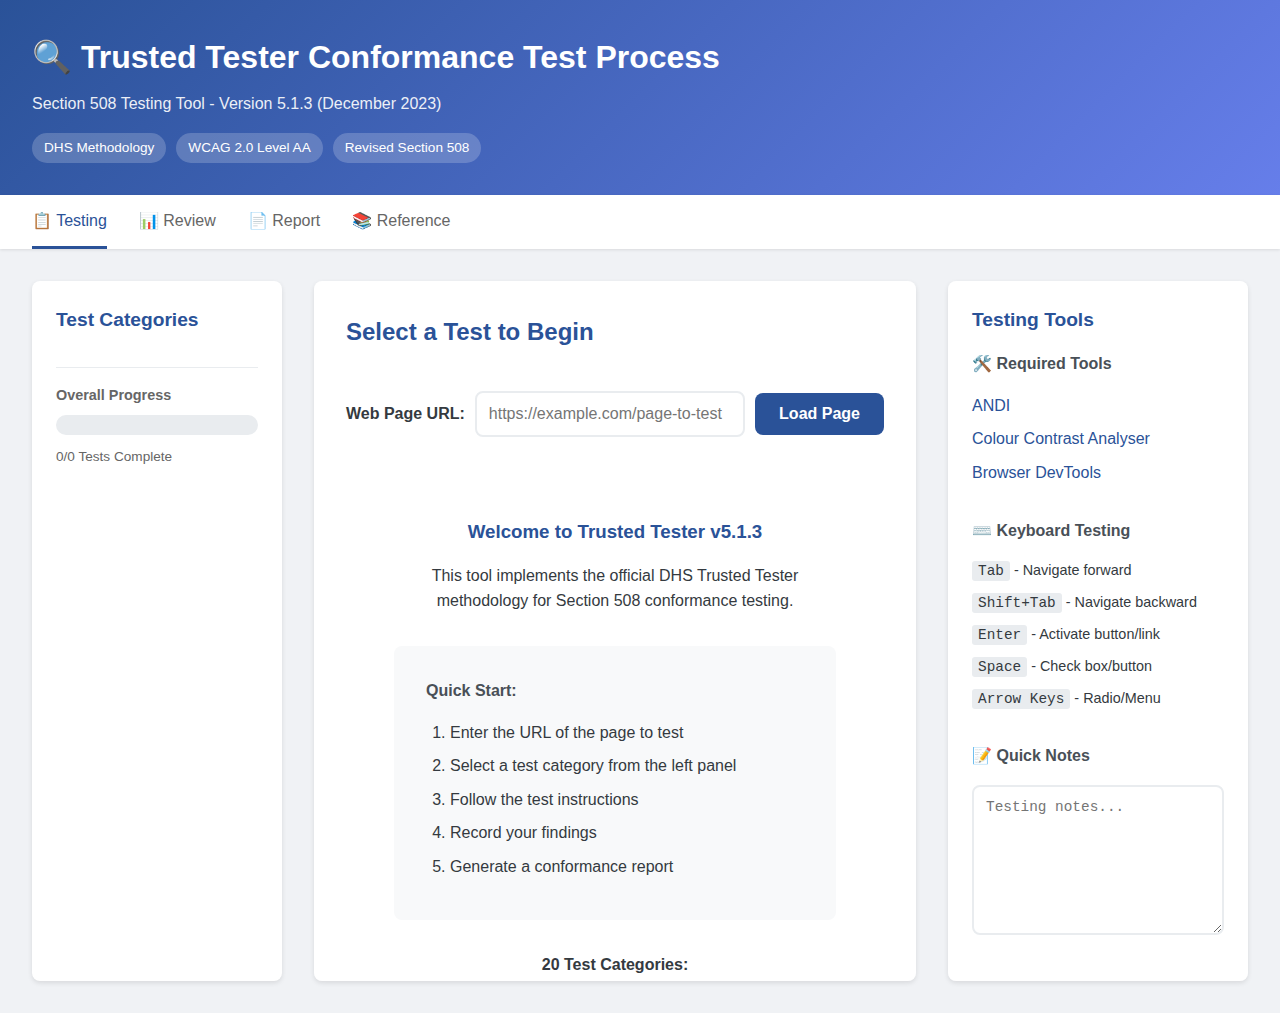
<file: index.html>
<!DOCTYPE html>
<html lang="en">

<head>
    <meta charset="UTF-8">
    <meta name="viewport" content="width=device-width, initial-scale=1.0">
    <title>Trusted Tester v5.1.3 - Section 508 Conformance Testing</title>
    <link rel="stylesheet" href="css/styles.css">
    <link rel="stylesheet" href="css/test-interface.css">
</head>

<body>
    <div class="app-container">
        <!-- Header -->
        <header class="main-header">
            <div class="header-content">
                <h1>🔍 Trusted Tester Conformance Test Process</h1>
                <p>Section 508 Testing Tool - Version 5.1.3 (December 2023)</p>
                <div class="header-meta">
                    <span class="badge">DHS Methodology</span>
                    <span class="badge">WCAG 2.0 Level AA</span>
                    <span class="badge">Revised Section 508</span>
                </div>
            </div>
        </header>

        <!-- Navigation -->
        <nav class="test-navigation">
            <div class="nav-tabs">
                <button class="nav-tab active" data-tab="testing">📋 Testing</button>
                <button class="nav-tab" data-tab="review">📊 Review</button>
                <button class="nav-tab" data-tab="report">📄 Report</button>
                <button class="nav-tab" data-tab="reference">📚 Reference</button>
            </div>
        </nav>

        <!-- Main Content Area -->
        <main class="main-content">
            <!-- Testing Tab -->
            <div class="tab-content active" id="testing-tab">
                <div class="testing-layout">
                    <!-- Test Categories Panel -->
                    <aside class="test-categories">
                        <h2>Test Categories</h2>
                        <div class="category-list" id="categoryList">
                            <!-- Categories will be populated dynamically -->
                        </div>
                        <div class="test-progress">
                            <h3>Overall Progress</h3>
                            <div class="progress-bar">
                                <div class="progress-fill" id="progressFill"></div>
                            </div>
                            <span class="progress-text" id="progressText">0/0 Tests Complete</span>
                        </div>
                    </aside>

                    <!-- Test Execution Panel -->
                    <section class="test-execution">
                        <div class="test-header">
                            <h2 id="currentTestTitle">Select a Test to Begin</h2>
                            <div class="test-meta" id="testMeta"></div>
                        </div>

                        <!-- URL Input -->
                        <div class="url-input-section">
                            <label for="testUrl">Web Page URL:</label>
                            <input type="url" id="testUrl" placeholder="https://example.com/page-to-test">
                            <button onclick="loadPage()" class="btn-primary">Load Page</button>
                        </div>

                        <!-- Test Content -->
                        <div class="test-content" id="testContent">
                            <div class="welcome-message">
                                <h3>Welcome to Trusted Tester v5.1.3</h3>
                                <p>This tool implements the official DHS Trusted Tester methodology for Section 508
                                    conformance testing.</p>

                                <div class="quick-start">
                                    <h4>Quick Start:</h4>
                                    <ol>
                                        <li>Enter the URL of the page to test</li>
                                        <li>Select a test category from the left panel</li>
                                        <li>Follow the test instructions</li>
                                        <li>Record your findings</li>
                                        <li>Generate a conformance report</li>
                                    </ol>
                                </div>

                                <div class="test-overview">
                                    <h4>20 Test Categories:</h4>
                                    <p>The Trusted Tester process includes comprehensive testing across all aspects of
                                        web accessibility.</p>
                                </div>
                            </div>
                        </div>

                        <!-- Test Controls -->
                        <div class="test-controls" id="testControls" style="display: none;">
                            <button onclick="markPass()" class="btn-pass">✅ Pass</button>
                            <button onclick="markFail()" class="btn-fail">❌ Fail</button>
                            <button onclick="markDNA()" class="btn-dna">➖ Does Not Apply</button>
                            <button onclick="markNotTested()" class="btn-not-tested">⏭️ Not Tested</button>
                        </div>

                        <!-- Issue Documentation -->
                        <div class="issue-form" id="issueForm" style="display: none;">
                            <h3>Document Issue</h3>
                            <textarea id="issueDescription" placeholder="Describe the issue found..."></textarea>
                            <input type="text" id="issueLocation"
                                placeholder="Element/Location (e.g., main navigation menu)">
                            <select id="issueSeverity">
                                <option value="">Select Severity</option>
                                <option value="critical">Critical</option>
                                <option value="major">Major</option>
                                <option value="minor">Minor</option>
                            </select>
                            <button onclick="saveIssue()" class="btn-primary">Save Issue</button>
                        </div>
                    </section>

                    <!-- Tools Panel -->
                    <aside class="tools-panel">
                        <h2>Testing Tools</h2>

                        <div class="tool-section">
                            <h3>🛠️ Required Tools</h3>
                            <ul class="tool-list">
                                <li><a href="#" onclick="openANDI()">ANDI</a></li>
                                <li><a href="#" onclick="openCCA()">Colour Contrast Analyser</a></li>
                                <li><a href="#" onclick="openDevTools()">Browser DevTools</a></li>
                            </ul>
                        </div>

                        <div class="tool-section">
                            <h3>⌨️ Keyboard Testing</h3>
                            <div class="keyboard-guide">
                                <p><kbd>Tab</kbd> - Navigate forward</p>
                                <p><kbd>Shift+Tab</kbd> - Navigate backward</p>
                                <p><kbd>Enter</kbd> - Activate button/link</p>
                                <p><kbd>Space</kbd> - Check box/button</p>
                                <p><kbd>Arrow Keys</kbd> - Radio/Menu</p>
                            </div>
                        </div>

                        <div class="tool-section">
                            <h3>📝 Quick Notes</h3>
                            <textarea id="quickNotes" placeholder="Testing notes..."></textarea>
                        </div>
                    </aside>
                </div>
            </div>

            <!-- Review Tab -->
            <div class="tab-content" id="review-tab">
                <div class="review-container">
                    <h2>Test Results Review</h2>
                    <div class="results-summary" id="resultsSummary">
                        <!-- Results will be populated here -->
                    </div>
                </div>
            </div>

            <!-- Report Tab -->
            <div class="tab-content" id="report-tab">
                <div class="report-container">
                    <h2>Conformance Report</h2>
                    <div class="report-actions">
                        <button onclick="generateReport()" class="btn-primary">Generate Report</button>
                        <button onclick="exportReport('pdf')" class="btn-secondary">Export PDF</button>
                        <button onclick="exportReport('excel')" class="btn-secondary">Export Excel</button>
                    </div>
                    <div class="report-content" id="reportContent">
                        <!-- Report will be generated here -->
                    </div>
                </div>
            </div>

            <!-- Reference Tab -->
            <div class="tab-content" id="reference-tab">
                <div class="reference-container">
                    <h2>Testing Reference</h2>
                    <div class="reference-search">
                        <input type="text" id="referenceSearch"
                            placeholder="Search tests, WCAG criteria, or keywords...">
                    </div>
                    <div class="reference-content" id="referenceContent">
                        <!-- Reference content will be populated -->
                    </div>
                </div>
            </div>
        </main>
    </div>

    <script src="js/test-database.js?v=2"></script>
    <script src="js/test-processes.js?v=2"></script>
    <script src="js/evaluation-engine.js?v=2"></script>
    <script src="js/report-generator.js?v=2"></script>
    <script src="js/main.js?v=2"></script>
</body>

</html>
</file>
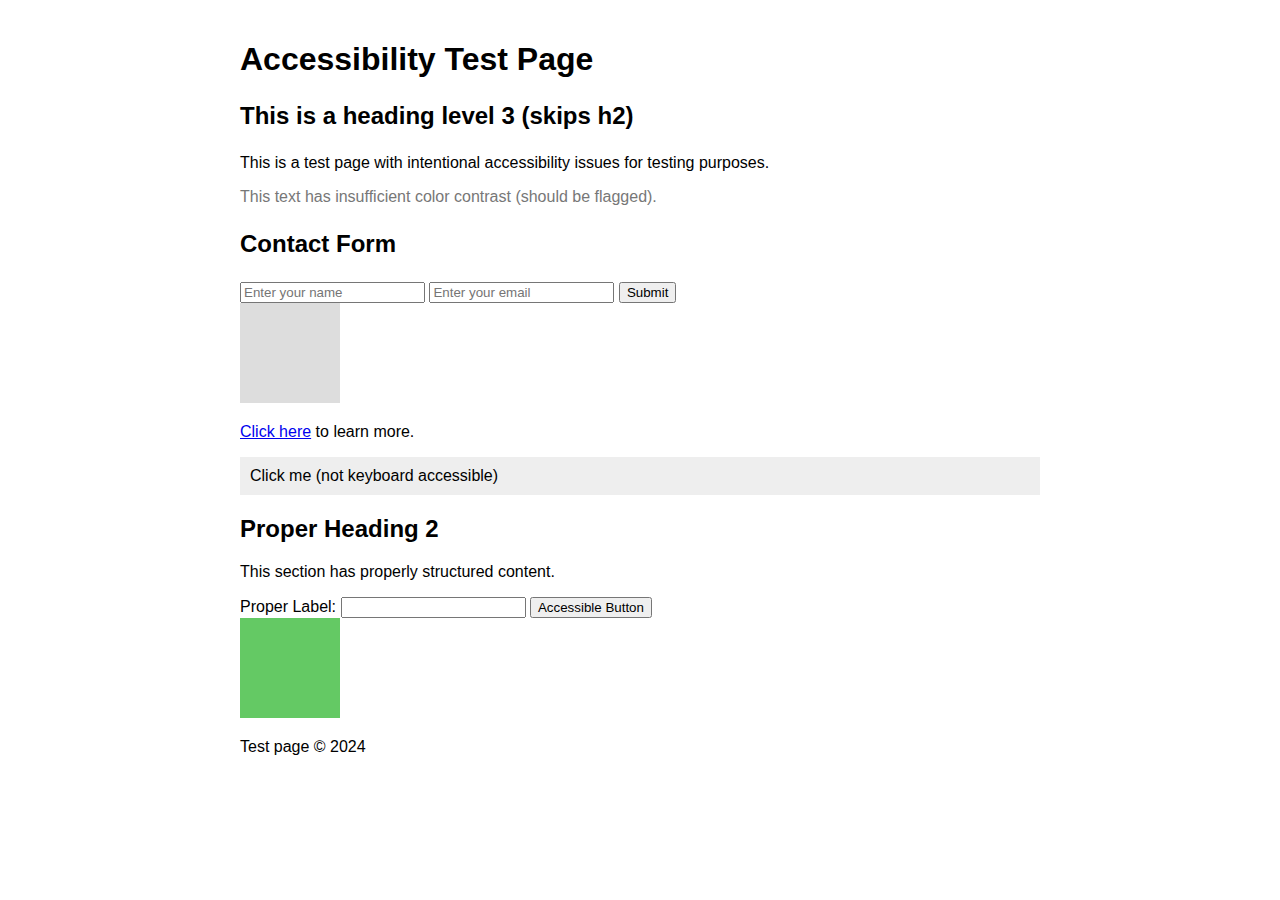
<file: test-page.html>
<!DOCTYPE html>
<html lang="en">
<head>
    <meta charset="UTF-8">
    <meta name="viewport" content="width=device-width, initial-scale=1.0">
    <title>Test Page for Accessibility Scanning</title>
    <style>
        body {
            font-family: Arial, sans-serif;
            padding: 20px;
            max-width: 800px;
            margin: 0 auto;
        }
        .low-contrast {
            color: #777;
            background: #fff;
        }
        h1 { font-size: 2em; }
        h3 { font-size: 1.5em; } /* Skips h2 - heading violation */
    </style>
</head>
<body>
    <h1>Accessibility Test Page</h1>

    <!-- Missing h2 - heading hierarchy issue -->
    <h3>This is a heading level 3 (skips h2)</h3>

    <p>This is a test page with intentional accessibility issues for testing purposes.</p>

    <!-- Low contrast text -->
    <p class="low-contrast">This text has insufficient color contrast (should be flagged).</p>

    <!-- Form without labels -->
    <form>
        <h3>Contact Form</h3>
        <!-- Missing label for input -->
        <input type="text" placeholder="Enter your name">
        <input type="email" placeholder="Enter your email">
        <button type="submit">Submit</button>
    </form>

    <!-- Image without alt text -->
    <img src="data:image/svg+xml,%3Csvg xmlns='http://www.w3.org/2000/svg' width='100' height='100'%3E%3Crect fill='%23ddd' width='100' height='100'/%3E%3C/svg%3E" width="100" height="100">

    <!-- Link with unclear purpose -->
    <p><a href="#" onclick="return false;">Click here</a> to learn more.</p>

    <!-- Button with click handler but no keyboard handler -->
    <div onclick="alert('clicked')" style="cursor: pointer; padding: 10px; background: #eee;">
        Click me (not keyboard accessible)
    </div>

    <!-- Valid elements for comparison -->
    <h2>Proper Heading 2</h2>
    <p>This section has properly structured content.</p>

    <form>
        <label for="proper-input">Proper Label:</label>
        <input type="text" id="proper-input">

        <button type="button">Accessible Button</button>
    </form>

    <img src="data:image/svg+xml,%3Csvg xmlns='http://www.w3.org/2000/svg' width='100' height='100'%3E%3Crect fill='%2364C964' width='100' height='100'/%3E%3C/svg%3E" alt="Green square" width="100" height="100">

    <footer>
        <p>Test page © 2024</p>
    </footer>
</body>
</html>
</file>
<file: css/styles.css>
/* Root Variables */
:root {
    --primary-color: #2a5298;
    --secondary-color: #667eea;
    --success-color: #28a745;
    --danger-color: #dc3545;
    --warning-color: #ffc107;
    --info-color: #17a2b8;
    --dark: #343a40;
    --light: #f8f9fa;
    --border-radius: 8px;
    --transition: all 0.3s ease;
}

/* Reset */
* {
    margin: 0;
    padding: 0;
    box-sizing: border-box;
}

/* Base */
body {
    font-family: -apple-system, BlinkMacSystemFont, 'Segoe UI', Roboto, 'Helvetica Neue', Arial, sans-serif;
    background: #f0f2f5;
    color: var(--dark);
    line-height: 1.6;
}

/* App Container */
.app-container {
    min-height: 100vh;
    display: flex;
    flex-direction: column;
}

/* Header */
.main-header {
    background: linear-gradient(135deg, var(--primary-color), var(--secondary-color));
    color: white;
    padding: 2rem;
    box-shadow: 0 2px 10px rgba(0, 0, 0, 0.1);
}

.header-content h1 {
    font-size: 2rem;
    margin-bottom: 0.5rem;
}

.header-content p {
    opacity: 0.9;
    margin-bottom: 1rem;
}

.header-meta {
    display: flex;
    gap: 10px;
}

.badge {
    background: rgba(255, 255, 255, 0.2);
    padding: 4px 12px;
    border-radius: 20px;
    font-size: 0.85rem;
}

/* Navigation */
.test-navigation {
    background: white;
    box-shadow: 0 1px 3px rgba(0, 0, 0, 0.1);
    padding: 0 2rem;
}

.nav-tabs {
    display: flex;
    gap: 2rem;
}

.nav-tab {
    background: none;
    border: none;
    padding: 1rem 0;
    color: #666;
    font-size: 1rem;
    cursor: pointer;
    border-bottom: 3px solid transparent;
    transition: var(--transition);
}

.nav-tab:hover {
    color: var(--primary-color);
}

.nav-tab.active {
    color: var(--primary-color);
    border-bottom-color: var(--primary-color);
}

/* Main Content */
.main-content {
    flex: 1;
    padding: 2rem;
}

/* Tab Content */
.tab-content {
    display: none;
}

.tab-content.active {
    display: block;
    animation: fadeIn 0.3s;
}

@keyframes fadeIn {
    from {
        opacity: 0;
    }

    to {
        opacity: 1;
    }
}

/* Testing Layout */
.testing-layout {
    display: grid;
    grid-template-columns: 250px 1fr 300px;
    gap: 2rem;
    height: calc(100vh - 200px);
}

/* Test Categories Panel */
.test-categories {
    background: white;
    border-radius: var(--border-radius);
    padding: 1.5rem;
    overflow-y: auto;
    box-shadow: 0 2px 5px rgba(0, 0, 0, 0.1);
}

.test-categories h2 {
    font-size: 1.2rem;
    margin-bottom: 1rem;
    color: var(--primary-color);
}

.category-item {
    margin-bottom: 0.5rem;
}

.category-header {
    display: flex;
    align-items: center;
    padding: 0.75rem;
    background: var(--light);
    border-radius: var(--border-radius);
    cursor: pointer;
    transition: var(--transition);
}

.category-header:hover {
    background: #e9ecef;
    transform: translateX(5px);
}

.category-number {
    background: var(--primary-color);
    color: white;
    width: 24px;
    height: 24px;
    border-radius: 50%;
    display: flex;
    align-items: center;
    justify-content: center;
    font-size: 0.85rem;
    margin-right: 10px;
}

.category-name {
    flex: 1;
    font-size: 0.9rem;
}

.category-progress {
    font-size: 0.85rem;
    color: #666;
}

/* Category Tests */
.category-tests {
    margin-left: 34px;
    margin-top: 0.5rem;
}

.test-item {
    display: flex;
    align-items: center;
    padding: 0.5rem;
    margin-bottom: 0.25rem;
    background: white;
    border: 1px solid #e9ecef;
    border-radius: var(--border-radius);
    cursor: pointer;
    transition: var(--transition);
    font-size: 0.85rem;
}

.test-item:hover {
    background: var(--light);
}

.test-item.test-pass {
    border-left: 3px solid var(--success-color);
}

.test-item.test-fail {
    border-left: 3px solid var(--danger-color);
}

.test-item.test-dna {
    border-left: 3px solid var(--warning-color);
}

.test-id {
    font-weight: 600;
    margin-right: 10px;
    color: var(--primary-color);
}

.test-name {
    flex: 1;
}

.test-status {
    margin-left: auto;
}

/* Test Progress */
.test-progress {
    margin-top: 2rem;
    padding-top: 1rem;
    border-top: 1px solid #e9ecef;
}

.test-progress h3 {
    font-size: 0.9rem;
    margin-bottom: 0.5rem;
    color: #666;
}

.progress-bar {
    height: 20px;
    background: #e9ecef;
    border-radius: 10px;
    overflow: hidden;
    margin-bottom: 0.5rem;
}

.progress-fill {
    height: 100%;
    background: linear-gradient(90deg, var(--success-color), #20c997);
    transition: width 0.5s ease;
    width: 0;
}

.progress-text {
    font-size: 0.85rem;
    color: #666;
}

/* Test Execution Panel */
.test-execution {
    background: white;
    border-radius: var(--border-radius);
    padding: 2rem;
    overflow-y: auto;
    box-shadow: 0 2px 5px rgba(0, 0, 0, 0.1);
}

.test-header {
    margin-bottom: 2rem;
}

.test-header h2 {
    color: var(--primary-color);
    margin-bottom: 0.5rem;
}

.test-meta {
    display: flex;
    gap: 10px;
}

/* URL Input Section */
.url-input-section {
    display: flex;
    gap: 10px;
    margin-bottom: 2rem;
    align-items: center;
}

.url-input-section label {
    font-weight: 600;
    white-space: nowrap;
}

.url-input-section input {
    flex: 1;
    padding: 0.75rem;
    border: 2px solid #e9ecef;
    border-radius: var(--border-radius);
    font-size: 1rem;
}

.url-input-section input:focus {
    outline: none;
    border-color: var(--primary-color);
}

/* Buttons */
.btn-primary,
.btn-secondary {
    padding: 0.75rem 1.5rem;
    border: none;
    border-radius: var(--border-radius);
    font-size: 1rem;
    font-weight: 600;
    cursor: pointer;
    transition: var(--transition);
}

.btn-primary {
    background: var(--primary-color);
    color: white;
}

.btn-primary:hover {
    background: #1e3c72;
    transform: translateY(-2px);
    box-shadow: 0 5px 15px rgba(42, 82, 152, 0.3);
}

.btn-secondary {
    background: #6c757d;
    color: white;
}

.btn-secondary:hover {
    background: #5a6268;
}

/* Test Controls */
.test-controls {
    display: flex;
    gap: 1rem;
    margin-top: 2rem;
}

.test-controls button {
    flex: 1;
    padding: 1rem;
    border: none;
    border-radius: var(--border-radius);
    font-size: 1rem;
    font-weight: 600;
    cursor: pointer;
    transition: var(--transition);
}

.btn-pass {
    background: var(--success-color);
    color: white;
}

.btn-fail {
    background: var(--danger-color);
    color: white;
}

.btn-dna {
    background: var(--warning-color);
    color: #212529;
}

.btn-not-tested {
    background: #6c757d;
    color: white;
}

.test-controls button:hover {
    transform: translateY(-2px);
    box-shadow: 0 5px 15px rgba(0, 0, 0, 0.2);
}

/* Issue Form */
.issue-form {
    background: var(--light);
    padding: 1.5rem;
    border-radius: var(--border-radius);
    margin-top: 2rem;
}

.issue-form h3 {
    margin-bottom: 1rem;
    color: var(--danger-color);
}

.issue-form textarea,
.issue-form input,
.issue-form select {
    width: 100%;
    padding: 0.75rem;
    border: 2px solid #e9ecef;
    border-radius: var(--border-radius);
    margin-bottom: 1rem;
    font-size: 1rem;
}

.issue-form textarea {
    min-height: 100px;
    resize: vertical;
}

/* Tools Panel */
.tools-panel {
    background: white;
    border-radius: var(--border-radius);
    padding: 1.5rem;
    overflow-y: auto;
    box-shadow: 0 2px 5px rgba(0, 0, 0, 0.1);
}

.tools-panel h2 {
    font-size: 1.2rem;
    margin-bottom: 1rem;
    color: var(--primary-color);
}

.tool-section {
    margin-bottom: 2rem;
}

.tool-section h3 {
    font-size: 1rem;
    margin-bottom: 1rem;
    color: #495057;
}

.tool-list {
    list-style: none;
}

.tool-list li {
    margin-bottom: 0.5rem;
}

.tool-list a {
    color: var(--primary-color);
    text-decoration: none;
}

.tool-list a:hover {
    text-decoration: underline;
}

/* Keyboard Guide */
.keyboard-guide p {
    margin-bottom: 0.5rem;
    font-size: 0.9rem;
}

.keyboard-guide kbd {
    background: #e9ecef;
    padding: 2px 6px;
    border-radius: 3px;
    font-family: monospace;
}

/* Quick Notes */
#quickNotes {
    width: 100%;
    padding: 0.75rem;
    border: 2px solid #e9ecef;
    border-radius: var(--border-radius);
    min-height: 150px;
    resize: vertical;
    font-size: 0.9rem;
}

/* Test Content */
.welcome-message {
    text-align: center;
    padding: 3rem;
}

.welcome-message h3 {
    color: var(--primary-color);
    margin-bottom: 1rem;
}

.quick-start {
    background: var(--light);
    padding: 2rem;
    border-radius: var(--border-radius);
    margin: 2rem 0;
    text-align: left;
}

.quick-start h4 {
    margin-bottom: 1rem;
    color: #495057;
}

.quick-start ol {
    margin-left: 1.5rem;
}

.quick-start li {
    margin-bottom: 0.5rem;
}

/* Test Details */
.test-details {
    animation: slideIn 0.3s;
}

@keyframes slideIn {
    from {
        opacity: 0;
        transform: translateY(20px);
    }

    to {
        opacity: 1;
        transform: translateY(0);
    }
}

.test-section {
    margin-bottom: 2rem;
}

.test-section h3 {
    color: #495057;
    margin-bottom: 1rem;
    font-size: 1.1rem;
}

.test-section h4 {
    color: #6c757d;
    margin: 1rem 0 0.5rem;
    font-size: 0.95rem;
}

.test-section ol,
.test-section ul {
    margin-left: 1.5rem;
}

.test-section li {
    margin-bottom: 0.5rem;
}

/* Condition Boxes */
.condition-box {
    padding: 1rem;
    border-radius: var(--border-radius);
    border-left: 4px solid;
}

.condition-box.pass {
    background: #d4edda;
    border-color: var(--success-color);
    color: #155724;
}

.condition-box.fail {
    background: #f8d7da;
    border-color: var(--danger-color);
    color: #721c24;
}

.condition-box.dna {
    background: #fff3cd;
    border-color: var(--warning-color);
    color: #856404;
}

/* Warning Box */
.warning-box {
    background: #fff3cd;
    border: 2px solid #ffc107;
    border-radius: var(--border-radius);
    padding: 1rem;
    color: #856404;
}

/* Keyboard Table */
.keyboard-table {
    width: 100%;
    border-collapse: collapse;
    margin-top: 0.5rem;
}

.keyboard-table td {
    padding: 0.5rem;
    border-bottom: 1px solid #e9ecef;
}

.keyboard-table td:first-child {
    width: 120px;
}

/* Notification */
.notification {
    position: fixed;
    bottom: 2rem;
    right: 2rem;
    background: var(--primary-color);
    color: white;
    padding: 1rem 1.5rem;
    border-radius: var(--border-radius);
    box-shadow: 0 5px 15px rgba(0, 0, 0, 0.3);
    transform: translateY(100px);
    opacity: 0;
    transition: var(--transition);
    z-index: 1000;
}

.notification.show {
    transform: translateY(0);
    opacity: 1;
}

/* Review Tab */
.review-container {
    max-width: 1200px;
    margin: 0 auto;
}

.summary-grid {
    display: grid;
    grid-template-columns: repeat(auto-fit, minmax(200px, 1fr));
    gap: 1.5rem;
    margin-bottom: 2rem;
}

.summary-card {
    background: white;
    padding: 2rem;
    border-radius: var(--border-radius);
    text-align: center;
    box-shadow: 0 2px 5px rgba(0, 0, 0, 0.1);
}

.summary-card h3 {
    font-size: 1rem;
    margin-bottom: 1rem;
    color: #6c757d;
}

.summary-number {
    font-size: 3rem;
    font-weight: bold;
}

.summary-card.pass .summary-number {
    color: var(--success-color);
}

.summary-card.fail .summary-number {
    color: var(--danger-color);
}

.summary-card.dna .summary-number {
    color: var(--warning-color);
}

.summary-card.not-tested .summary-number {
    color: #6c757d;
}

/* Results Table */
.results-detail {
    background: white;
    padding: 2rem;
    border-radius: var(--border-radius);
    box-shadow: 0 2px 5px rgba(0, 0, 0, 0.1);
}

.results-table {
    width: 100%;
    border-collapse: collapse;
    margin-top: 1rem;
}

.results-table th {
    background: var(--light);
    padding: 0.75rem;
    text-align: left;
    font-weight: 600;
    color: #495057;
    border-bottom: 2px solid #dee2e6;
}

.results-table td {
    padding: 0.75rem;
    border-bottom: 1px solid #e9ecef;
}

.results-table tr:hover {
    background: #f8f9fa;
}

.result-pass {
    border-left: 3px solid var(--success-color);
}

.result-fail {
    border-left: 3px solid var(--danger-color);
}

.result-dna {
    border-left: 3px solid var(--warning-color);
}

.result-not-tested {
    border-left: 3px solid #6c757d;
}

/* Report Tab */
.report-container {
    max-width: 900px;
    margin: 0 auto;
}

.report-actions {
    display: flex;
    gap: 1rem;
    margin-bottom: 2rem;
}

.report-content {
    background: white;
    padding: 2rem;
    border-radius: var(--border-radius);
    box-shadow: 0 2px 5px rgba(0, 0, 0, 0.1);
}

/* Reference Tab */
.reference-container {
    max-width: 1200px;
    margin: 0 auto;
}

.reference-search {
    margin-bottom: 2rem;
}

.reference-search input {
    width: 100%;
    padding: 1rem;
    font-size: 1.1rem;
    border: 2px solid #e9ecef;
    border-radius: var(--border-radius);
}

.reference-grid {
    display: grid;
    grid-template-columns: repeat(auto-fill, minmax(350px, 1fr));
    gap: 1.5rem;
}

.reference-card {
    background: white;
    padding: 1.5rem;
    border-radius: var(--border-radius);
    box-shadow: 0 2px 5px rgba(0, 0, 0, 0.1);
}

.reference-card h4 {
    color: var(--primary-color);
    margin-bottom: 1rem;
}

.reference-card p {
    margin-bottom: 0.5rem;
    font-size: 0.9rem;
}

.reference-card details {
    margin-top: 1rem;
}

.reference-card summary {
    cursor: pointer;
    color: var(--primary-color);
    font-weight: 600;
}

/* Responsive Design */
@media (max-width: 1200px) {
    .testing-layout {
        grid-template-columns: 1fr;
    }

    .test-categories,
    .tools-panel {
        display: none;
    }
}

@media (max-width: 768px) {
    .main-header {
        padding: 1rem;
    }

    .header-content h1 {
        font-size: 1.5rem;
    }

    .nav-tabs {
        overflow-x: auto;
        gap: 1rem;
    }

    .url-input-section {
        flex-direction: column;
        align-items: stretch;
    }

    .test-controls {
        flex-wrap: wrap;
    }

    .summary-grid {
        grid-template-columns: 1fr;
    }
}

/* Print Styles */
@media print {
    body {
        background: white;
    }

    .main-header,
    .test-navigation,
    .test-categories,
    .tools-panel,
    .test-controls,
    .url-input-section {
        display: none;
    }

    .test-execution {
        box-shadow: none;
        padding: 0;
    }
}
</file>
<file: css/test-interface.css>
/**
 * Test Interface Specific Styles
 * Additional styling for the testing interface components
 */

/* Test Execution Area Enhancements */
.test-content {
    animation: fadeIn 0.3s ease-in;
}

@keyframes fadeIn {
    from {
        opacity: 0;
        transform: translateY(10px);
    }
    to {
        opacity: 1;
        transform: translateY(0);
    }
}

/* Test Instructions Styling */
.test-instructions {
    background: #f8f9fa;
    border-left: 4px solid #4a90e2;
    padding: 15px;
    margin: 15px 0;
    border-radius: 4px;
}

.test-instructions h4 {
    color: #4a90e2;
    margin-top: 0;
    font-size: 0.95em;
    text-transform: uppercase;
    letter-spacing: 0.5px;
}

.test-instructions ol {
    margin: 10px 0;
    padding-left: 20px;
}

.test-instructions ol li {
    margin: 8px 0;
    line-height: 1.6;
}

.test-instructions code {
    background: #e9ecef;
    padding: 2px 6px;
    border-radius: 3px;
    font-family: 'Courier New', monospace;
    font-size: 0.9em;
    color: #d63384;
}

/* Pass/Fail Conditions */
.test-conditions {
    display: grid;
    grid-template-columns: 1fr 1fr;
    gap: 15px;
    margin: 15px 0;
}

.condition-box {
    padding: 12px;
    border-radius: 4px;
    border: 2px solid;
}

.condition-box.pass-condition {
    background: #d4edda;
    border-color: #28a745;
}

.condition-box.fail-condition {
    background: #f8d7da;
    border-color: #dc3545;
}

.condition-box h5 {
    margin-top: 0;
    font-size: 0.9em;
    text-transform: uppercase;
}

.condition-box.pass-condition h5 {
    color: #155724;
}

.condition-box.fail-condition h5 {
    color: #721c24;
}

/* WCAG Criteria Display */
.wcag-criteria {
    background: #fff3cd;
    border-left: 4px solid #ffc107;
    padding: 10px 15px;
    margin: 15px 0;
    border-radius: 4px;
}

.wcag-criteria strong {
    color: #856404;
}

.wcag-criteria a {
    color: #856404;
    text-decoration: underline;
}

.wcag-criteria a:hover {
    color: #533f03;
}

/* Test Tools Panel Enhancements */
.tools-section {
    margin-bottom: 20px;
}

.tools-section h3 {
    font-size: 0.95em;
    color: #6c757d;
    text-transform: uppercase;
    letter-spacing: 0.5px;
    margin-bottom: 10px;
    padding-bottom: 5px;
    border-bottom: 1px solid #dee2e6;
}

.tool-item {
    display: flex;
    align-items: center;
    padding: 8px;
    margin: 5px 0;
    background: #f8f9fa;
    border-radius: 4px;
    transition: background 0.2s;
}

.tool-item:hover {
    background: #e9ecef;
}

.tool-icon {
    width: 24px;
    height: 24px;
    margin-right: 10px;
    opacity: 0.7;
}

/* Keyboard Commands Display */
.keyboard-commands {
    background: #e7f3ff;
    border: 1px solid #4a90e2;
    border-radius: 4px;
    padding: 10px;
    margin: 10px 0;
}

.keyboard-commands h4 {
    margin-top: 0;
    font-size: 0.9em;
    color: #2c5aa0;
}

.keyboard-command {
    display: flex;
    align-items: center;
    margin: 5px 0;
}

.keyboard-command kbd {
    background: #ffffff;
    border: 1px solid #b0c4de;
    border-radius: 3px;
    padding: 3px 8px;
    margin-right: 10px;
    font-family: 'Courier New', monospace;
    font-size: 0.85em;
    box-shadow: 0 1px 2px rgba(0,0,0,0.1);
    min-width: 60px;
    text-align: center;
}

.keyboard-command span {
    color: #495057;
    font-size: 0.9em;
}

/* Issue Form Enhancements */
#issue-form {
    background: #fff5f5;
    border: 2px solid #dc3545;
    border-radius: 8px;
    padding: 20px;
    margin: 20px 0;
    animation: slideDown 0.3s ease;
}

@keyframes slideDown {
    from {
        opacity: 0;
        max-height: 0;
        padding: 0 20px;
    }
    to {
        opacity: 1;
        max-height: 1000px;
        padding: 20px;
    }
}

#issue-form h3 {
    color: #dc3545;
    margin-top: 0;
    display: flex;
    align-items: center;
}

#issue-form h3::before {
    content: '�';
    margin-right: 10px;
    font-size: 1.2em;
}

.form-group {
    margin-bottom: 15px;
}

.form-group label {
    display: block;
    margin-bottom: 5px;
    font-weight: 600;
    color: #495057;
}

.form-group label.required::after {
    content: ' *';
    color: #dc3545;
}

.form-group input,
.form-group textarea,
.form-group select {
    width: 100%;
    padding: 8px 12px;
    border: 1px solid #ced4da;
    border-radius: 4px;
    font-size: 0.95em;
    font-family: inherit;
}

.form-group textarea {
    min-height: 80px;
    resize: vertical;
}

.form-group select {
    cursor: pointer;
    background: white;
}

.form-group input:focus,
.form-group textarea:focus,
.form-group select:focus {
    outline: none;
    border-color: #4a90e2;
    box-shadow: 0 0 0 3px rgba(74, 144, 226, 0.1);
}

/* Severity Badges */
.severity-badge {
    display: inline-block;
    padding: 4px 10px;
    border-radius: 12px;
    font-size: 0.85em;
    font-weight: 600;
    text-transform: uppercase;
}

.severity-badge.critical {
    background: #dc3545;
    color: white;
}

.severity-badge.high {
    background: #fd7e14;
    color: white;
}

.severity-badge.medium {
    background: #ffc107;
    color: #212529;
}

.severity-badge.low {
    background: #17a2b8;
    color: white;
}

/* Progress Indicator Enhancements */
.progress-container {
    margin: 20px 0;
    padding: 15px;
    background: #f8f9fa;
    border-radius: 8px;
}

.progress-stats {
    display: grid;
    grid-template-columns: repeat(auto-fit, minmax(100px, 1fr));
    gap: 10px;
    margin-top: 10px;
}

.progress-stat {
    text-align: center;
    padding: 10px;
    background: white;
    border-radius: 4px;
    border: 1px solid #dee2e6;
}

.progress-stat .number {
    font-size: 1.5em;
    font-weight: bold;
    display: block;
}

.progress-stat .label {
    font-size: 0.85em;
    color: #6c757d;
    text-transform: uppercase;
}

.progress-stat.pass .number {
    color: #28a745;
}

.progress-stat.fail .number {
    color: #dc3545;
}

.progress-stat.dna .number {
    color: #6c757d;
}

/* Test Notes Textarea Enhancement */
#test-notes {
    width: 100%;
    min-height: 80px;
    padding: 10px;
    border: 1px solid #ced4da;
    border-radius: 4px;
    font-family: inherit;
    font-size: 0.95em;
    resize: vertical;
    transition: border-color 0.2s;
}

#test-notes:focus {
    outline: none;
    border-color: #4a90e2;
    box-shadow: 0 0 0 3px rgba(74, 144, 226, 0.1);
}

#test-notes::placeholder {
    color: #adb5bd;
    font-style: italic;
}

/* Category Selection Enhancements */
.category-item {
    transition: all 0.2s;
    position: relative;
}

.category-item::before {
    content: '';
    position: absolute;
    left: 0;
    top: 0;
    bottom: 0;
    width: 4px;
    background: transparent;
    transition: background 0.2s;
}

.category-item:hover::before {
    background: #4a90e2;
}

.category-item.active::before {
    background: #28a745;
}

.category-item.has-failures::before {
    background: #dc3545;
}

/* Test Item Styling */
.test-item {
    transition: all 0.2s;
    border-left: 3px solid transparent;
}

.test-item.active {
    border-left-color: #4a90e2;
    background: #e7f3ff;
}

.test-item.passed {
    border-left-color: #28a745;
}

.test-item.failed {
    border-left-color: #dc3545;
}

.test-item.dna {
    border-left-color: #6c757d;
}

.test-item:hover {
    background: #f8f9fa;
    transform: translateX(2px);
}

/* Loading States */
.loading {
    display: inline-block;
    position: relative;
}

.loading::after {
    content: '';
    position: absolute;
    width: 16px;
    height: 16px;
    margin-left: 8px;
    border: 2px solid #f3f3f3;
    border-top: 2px solid #4a90e2;
    border-radius: 50%;
    animation: spin 1s linear infinite;
}

@keyframes spin {
    0% { transform: rotate(0deg); }
    100% { transform: rotate(360deg); }
}

/* Notification Animations */
@keyframes slideIn {
    from {
        transform: translateX(400px);
        opacity: 0;
    }
    to {
        transform: translateX(0);
        opacity: 1;
    }
}

@keyframes slideOut {
    from {
        transform: translateX(0);
        opacity: 1;
    }
    to {
        transform: translateX(400px);
        opacity: 0;
    }
}

/* Responsive Enhancements for Test Interface */
@media (max-width: 768px) {
    .test-conditions {
        grid-template-columns: 1fr;
    }

    .progress-stats {
        grid-template-columns: repeat(2, 1fr);
    }

    .keyboard-command {
        flex-direction: column;
        align-items: flex-start;
    }

    .keyboard-command kbd {
        margin-bottom: 5px;
    }
}

/* Print Styles for Testing Interface */
@media print {
    .test-controls,
    .tools-panel,
    #issue-form {
        display: none;
    }

    .test-content {
        page-break-inside: avoid;
    }

    .test-instructions {
        background: white !important;
        border: 1px solid #000;
    }
}

/* Accessibility Enhancements */
.visually-hidden {
    position: absolute;
    width: 1px;
    height: 1px;
    padding: 0;
    margin: -1px;
    overflow: hidden;
    clip: rect(0, 0, 0, 0);
    white-space: nowrap;
    border: 0;
}

/* Focus Visible Styles */
button:focus-visible,
a:focus-visible,
input:focus-visible,
textarea:focus-visible,
select:focus-visible {
    outline: 3px solid #4a90e2;
    outline-offset: 2px;
}

/* High Contrast Mode Support */
@media (prefers-contrast: high) {
    .test-instructions,
    .wcag-criteria,
    .keyboard-commands {
        border-width: 2px;
    }

    .condition-box {
        border-width: 3px;
    }
}

/* Reduced Motion Support */
@media (prefers-reduced-motion: reduce) {
    * {
        animation-duration: 0.01ms !important;
        animation-iteration-count: 1 !important;
        transition-duration: 0.01ms !important;
    }
}

/* Dark Mode Support (if needed) */
@media (prefers-color-scheme: dark) {
    .test-instructions {
        background: #2d3748;
        border-left-color: #63b3ed;
        color: #e2e8f0;
    }

    .wcag-criteria {
        background: #744210;
        border-left-color: #d69e2e;
        color: #feebc8;
    }

    .keyboard-commands {
        background: #2c5282;
        border-color: #63b3ed;
        color: #e2e8f0;
    }

    .form-group input,
    .form-group textarea,
    .form-group select {
        background: #2d3748;
        border-color: #4a5568;
        color: #e2e8f0;
    }
}
</file>
